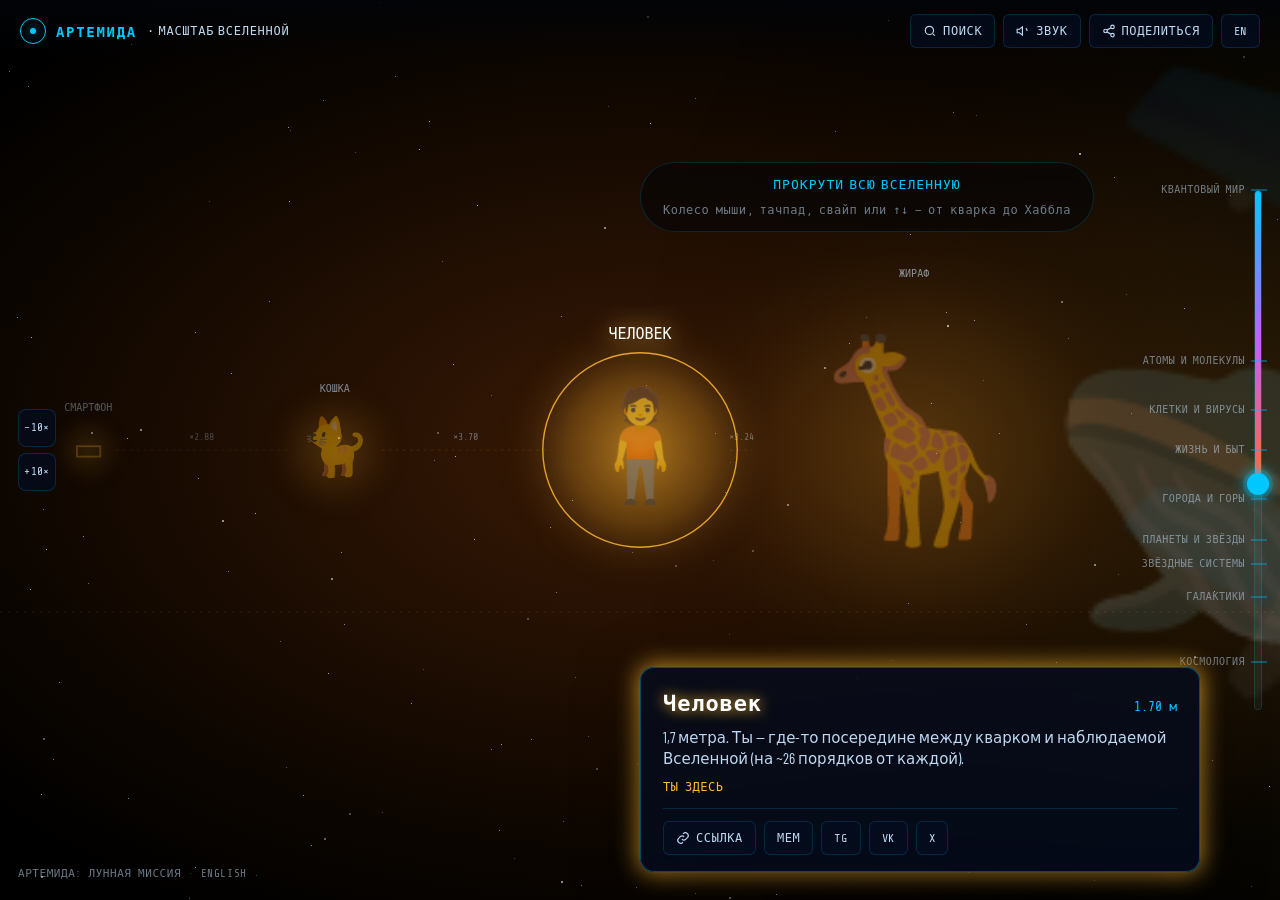
<file: scale/index.html>
<!DOCTYPE html>
<html lang="ru">
<head>
<meta charset="UTF-8">
<meta name="viewport" content="width=device-width, initial-scale=1.0, viewport-fit=cover">
<meta name="theme-color" content="#020408">

<title>Масштаб Вселенной — от кварка до Хаббла. Интерактивный скролл | Артемида</title>
<meta name="description" content="Прокрути всю Вселенную одной прокруткой: 62 порядка величины — от планковской длины до диаметра наблюдаемой Вселенной. ~60 объектов, факты, сравнения, шеринг.">
<meta name="keywords" content="масштаб вселенной, размер вселенной, от кварка до вселенной, scale of the universe, порядок величины, наблюдаемая вселенная, размеры объектов, образовательный сайт, скролл вселенная, артемида">

<link rel="canonical" href="https://artemida2.github.io/scale/">
<link rel="alternate" hreflang="ru" href="https://artemida2.github.io/scale/">
<link rel="alternate" hreflang="en" href="https://artemida2.github.io/scale/en/">
<link rel="alternate" hreflang="x-default" href="https://artemida2.github.io/scale/">

<meta property="og:type" content="website">
<meta property="og:url" content="https://artemida2.github.io/scale/">
<meta property="og:title" content="Масштаб Вселенной — от кварка до Хаббла">
<meta property="og:description" content="Интерактивный скролл по 62 порядкам величины — от квантовой пены до наблюдаемой Вселенной. ~60 объектов, факты, шеринг.">
<meta property="og:image" content="https://artemida2.github.io/preview.jpg">
<meta property="og:site_name" content="Артемида: Масштаб Вселенной">
<meta property="og:locale" content="ru_RU">
<meta property="og:locale:alternate" content="en_US">

<meta name="twitter:card" content="summary_large_image">
<meta name="twitter:title" content="Масштаб Вселенной — от кварка до Хаббла">
<meta name="twitter:description" content="Прокрути всю Вселенную: 62 порядка величины. От квантовой пены до диаметра наблюдаемой Вселенной.">
<meta name="twitter:image" content="https://artemida2.github.io/preview.jpg">

<link rel="icon" type="image/png" href="/favicon.png">
<link rel="apple-touch-icon" href="/favicon.png">

<link rel="preconnect" href="https://fonts.googleapis.com">
<link rel="preconnect" href="https://fonts.gstatic.com" crossorigin>
<link href="https://fonts.googleapis.com/css2?family=Orbitron:wght@400;600;700;900&family=Share+Tech+Mono&family=Barlow+Condensed:wght@300;400;500;600;700&display=swap" rel="stylesheet">

<link rel="stylesheet" href="/scale/styles.css">

<script type="application/ld+json">
{
  "@context": "https://schema.org",
  "@type": "WebApplication",
  "name": "Артемида: Масштаб Вселенной",
  "alternateName": "Scale of the Universe",
  "url": "https://artemida2.github.io/scale/",
  "description": "Интерактивный скролл по 62 порядкам величины — от планковской длины до диаметра наблюдаемой Вселенной.",
  "applicationCategory": "EducationalApplication",
  "operatingSystem": "Any",
  "inLanguage": ["ru", "en"],
  "isAccessibleForFree": true,
  "browserRequirements": "Requires JavaScript and Canvas 2D",
  "offers": {"@type": "Offer", "price": "0", "priceCurrency": "USD"},
  "publisher": {
    "@type": "Organization",
    "name": "Артемида",
    "url": "https://artemida2.github.io/"
  }
}
</script>

<script>window.SU_LANG = 'ru';</script>
</head>
<body>

<div id="su-bg"></div>
<canvas id="su-canvas" aria-label="Интерактивная сцена масштаба Вселенной"></canvas>

<header class="su-header" role="banner">
  <a class="su-brand" href="/" title="Артемида">
    <span class="su-logo" aria-hidden="true"></span>
    <span>Артемида</span>
    <span class="su-sub">· Масштаб Вселенной</span>
  </a>
  <nav class="su-actions" aria-label="Действия">
    <button id="su-btn-search" class="su-btn" type="button" title="Поиск (/)">
      <svg viewBox="0 0 24 24" fill="none" stroke="currentColor" stroke-width="2"><circle cx="11" cy="11" r="7"/><path d="m20 20-3-3"/></svg>
      <span class="su-btn-text">Поиск</span>
    </button>
    <button id="su-btn-sound" class="su-btn" type="button" aria-pressed="false" title="Звук">
      <svg viewBox="0 0 24 24" fill="none" stroke="currentColor" stroke-width="2"><path d="M11 5 6 9H2v6h4l5 4V5z"/><path d="M19 12c0-3-2-5-2-5"/></svg>
      <span class="su-btn-text">Звук</span>
    </button>
    <button id="su-btn-share" class="su-btn" type="button" title="Поделиться">
      <svg viewBox="0 0 24 24" fill="none" stroke="currentColor" stroke-width="2"><circle cx="18" cy="5" r="3"/><circle cx="6" cy="12" r="3"/><circle cx="18" cy="19" r="3"/><path d="m8.6 13.5 6.8 4M15.4 6.5l-6.8 4"/></svg>
      <span class="su-btn-text">Поделиться</span>
    </button>
    <a class="su-btn" href="/scale/en/" title="Switch language" hreflang="en">
      <span>EN</span>
    </a>
  </nav>
</header>

<aside class="su-zoom" aria-label="Зум">
  <button id="su-zoom-in"  type="button" title="−10× (вглубь)">−10×</button>
  <button id="su-zoom-out" type="button" title="+10× (наружу)">+10×</button>
</aside>

<div id="su-progress" class="su-progress" role="slider" aria-label="Прогресс по масштабу Вселенной" tabindex="0">
  <div id="su-progress-fill" class="su-progress-fill"></div>
  <div id="su-progress-handle" class="su-progress-handle"></div>
</div>

<section id="su-card" class="su-card" aria-live="polite">
  <div class="su-card-head">
    <div id="su-card-title" class="su-card-title">—</div>
    <div id="su-card-size" class="su-card-size mono">—</div>
  </div>
  <div id="su-card-fact" class="su-card-fact">—</div>
  <div id="su-card-compare" class="su-card-compare mono">—</div>
  <div class="su-card-actions">
    <button class="su-btn" type="button" data-action="copy-link" title="Скопировать ссылку">
      <svg viewBox="0 0 24 24" fill="none" stroke="currentColor" stroke-width="2"><path d="M10 14a5 5 0 0 0 7 0l3-3a5 5 0 0 0-7-7l-1 1"/><path d="M14 10a5 5 0 0 0-7 0l-3 3a5 5 0 0 0 7 7l1-1"/></svg>
      Ссылка
    </button>
    <button class="su-btn" type="button" data-action="copy-meme" title="Скопировать как мем">
      Мем
    </button>
    <button class="su-btn" type="button" data-action="share-tg" title="Telegram">TG</button>
    <button class="su-btn" type="button" data-action="share-vk" title="ВКонтакте">VK</button>
    <button class="su-btn" type="button" data-action="share-tw" title="Twitter">X</button>
  </div>
</section>

<div id="su-hint" class="su-hint" aria-hidden="true">
  Прокрути всю Вселенную
  <div class="su-hint-sub">Колесо мыши, тачпад, свайп или ↑↓ — от кварка до Хаббла</div>
</div>

<div id="su-search" class="su-search" aria-hidden="true">
  <div class="su-search-box" role="dialog" aria-label="Поиск объекта">
    <input id="su-search-input" type="text" placeholder="Найти объект (атом, человек, Земля...)" autocomplete="off">
    <div id="su-search-list" class="su-search-list"></div>
  </div>
</div>

<footer class="su-footer">
  <div>
    <a href="/">Артемида: Лунная миссия</a>
    <span class="su-divider"> · </span>
    <a href="/scale/en/" hreflang="en">English</a>
  </div>
</footer>

<noscript>
  <div class="su-static-list">
    <h1 style="font-family:'Orbitron',monospace;color:#00c8ff;text-transform:uppercase;letter-spacing:.06em">Масштаб Вселенной</h1>
    <p style="margin:14px 0 24px;color:#bdd8f0;line-height:1.5">
      Этот сайт — интерактивный скролл-зум по 62 порядкам величины: от планковской длины (10⁻³⁵ м)
      до диаметра наблюдаемой Вселенной (≈10²⁷ м). Включите JavaScript, чтобы запустить интерактив.
      Ниже — список ключевых объектов.
    </p>
    <ul style="line-height:1.8;color:#bdd8f0;list-style:none;padding:0">
      <li><b>Планковская длина</b> — 1,6×10⁻³⁵ м. Самая малая длина, на которой имеют смысл понятия пространства и времени.</li>
      <li><b>Кварк</b> — &lt;10⁻¹⁹ м. Точечная фундаментальная частица.</li>
      <li><b>Электрон</b> — &lt;10⁻¹⁸ м. Считается точечной частицей.</li>
      <li><b>Протон</b> — 1,7×10⁻¹⁵ м. Состоит из трёх кварков.</li>
      <li><b>Атом водорода</b> — 1,06×10⁻¹⁰ м. Самый простой и распространённый атом.</li>
      <li><b>ДНК</b> — 2 нм в диаметре. Развёрнутая ДНК человека достаёт до Солнца и обратно 67 раз.</li>
      <li><b>Транзистор 3 нм</b> — современный чип.</li>
      <li><b>Вирус COVID-19</b> — 120 нм. Шипастая сфера.</li>
      <li><b>Бактерия E. coli</b> — 2 мкм. В тебе ~10¹³ бактерий.</li>
      <li><b>Эритроцит</b> — 8 мкм. ~25 триллионов в твоей крови.</li>
      <li><b>Клетка человека</b> — 20 мкм. ~37 триллионов клеток в теле.</li>
      <li><b>Толщина волоса</b> — 70 мкм.</li>
      <li><b>Песчинка</b> — 0,5 мм.</li>
      <li><b>Муравей</b> — 5 мм.</li>
      <li><b>Человек</b> — 1,7 м. Ты где-то посередине между кварком и наблюдаемой Вселенной.</li>
      <li><b>Синий кит</b> — 30 м. Самое крупное животное за всю историю Земли.</li>
      <li><b>Эйфелева башня</b> — 330 м.</li>
      <li><b>Бурдж-Халифа</b> — 828 м.</li>
      <li><b>Эверест</b> — 8 848 м.</li>
      <li><b>Луна</b> — 3 474 км.</li>
      <li><b>Земля</b> — 12 742 км.</li>
      <li><b>Юпитер</b> — 139 820 км.</li>
      <li><b>Солнце</b> — 1 392 000 км.</li>
      <li><b>Астрономическая единица</b> — 149,6 млн км.</li>
      <li><b>UY Щита</b> — 2,4×10¹² м. Одна из крупнейших известных звёзд.</li>
      <li><b>Облако Оорта</b> — ~1 световой год от Солнца.</li>
      <li><b>Световой год</b> — 9,46×10¹⁵ м.</li>
      <li><b>Проксима Центавра</b> — 4,24 светового года.</li>
      <li><b>Туманность Ориона</b> — 24 световых года в поперечнике.</li>
      <li><b>Млечный Путь</b> — ~100 000 световых лет.</li>
      <li><b>Андромеда</b> — 2,5 млн световых лет от нас.</li>
      <li><b>Местная группа галактик</b> — ~10 млн световых лет.</li>
      <li><b>Сверхскопление Ланиакея</b> — 520 млн световых лет.</li>
      <li><b>Великая стена Слоуна</b> — 1,4 млрд световых лет.</li>
      <li><b>Наблюдаемая Вселенная</b> — 93 млрд световых лет в поперечнике.</li>
    </ul>
  </div>
</noscript>

<!-- SAPE RTB JS -->
<script async src="https://cdn-rtb.sape.ru/rtb-b/js/120/2/174120.js" type="text/javascript"></script>
<!-- SAPE RTB END -->

<script src="/scale/app.js" defer></script>

<!-- Yandex.Metrika counter -->
<script type="text/javascript">
   (function(m,e,t,r,i,k,a){m[i]=m[i]||function(){(m[i].a=m[i].a||[]).push(arguments)};
   m[i].l=1*new Date();
   for (var j = 0; j < document.scripts.length; j++) {if (document.scripts[j].src === r) { return; }}
   k=e.createElement(t),a=e.getElementsByTagName(t)[0],k.async=1,k.src=r,a.parentNode.insertBefore(k,a)})
   (window, document, "script", "https://mc.yandex.ru/metrika/tag.js?id=108414617", "ym");
   ym(108414617, "init", {ssr:true, webvisor:true, clickmap:true, ecommerce:"dataLayer", accurateTrackBounce:true, trackLinks:true});
</script>
<noscript><div><img src="https://mc.yandex.ru/watch/108414617" style="position:absolute; left:-9999px;" alt="" /></div></noscript>
<!-- /Yandex.Metrika counter -->

</body>
</html>
</file>
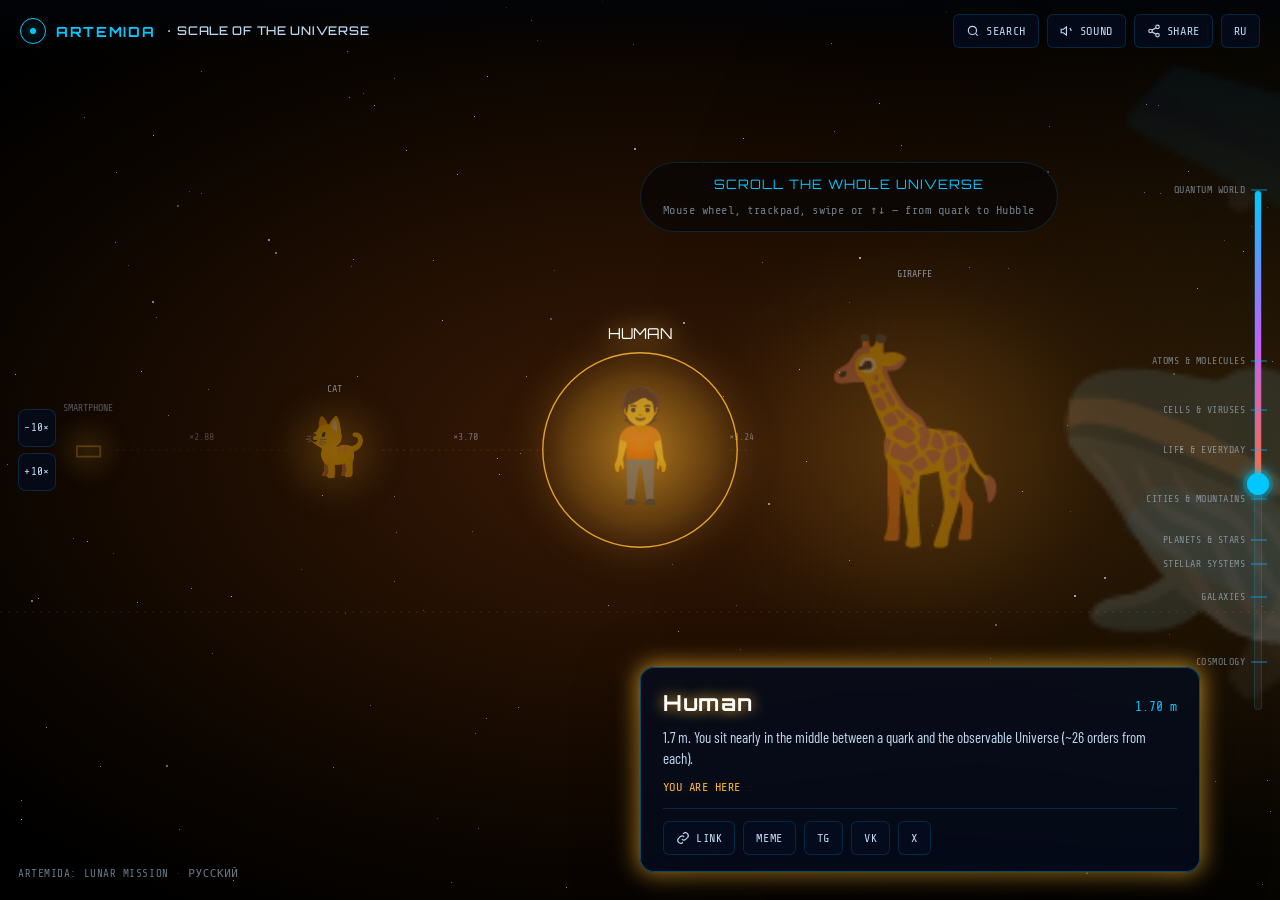
<file: scale/en/index.html>
<!DOCTYPE html>
<html lang="en">
<head>
<meta charset="UTF-8">
<meta name="viewport" content="width=device-width, initial-scale=1.0, viewport-fit=cover">
<meta name="theme-color" content="#020408">

<title>Scale of the Universe — From Quark to Hubble. Interactive Scroll | Artemida</title>
<meta name="description" content="Scroll the whole Universe in one scroll: 62 orders of magnitude — from Planck length to the diameter of the observable Universe. ~60 objects, facts, comparisons, sharing.">
<meta name="keywords" content="scale of the universe, size of the universe, from quark to universe, orders of magnitude, observable universe, sizes of objects, educational, scroll universe, artemida">

<link rel="canonical" href="https://artemida2.github.io/scale/en/">
<link rel="alternate" hreflang="ru" href="https://artemida2.github.io/scale/">
<link rel="alternate" hreflang="en" href="https://artemida2.github.io/scale/en/">
<link rel="alternate" hreflang="x-default" href="https://artemida2.github.io/scale/">

<meta property="og:type" content="website">
<meta property="og:url" content="https://artemida2.github.io/scale/en/">
<meta property="og:title" content="Scale of the Universe — From Quark to Hubble">
<meta property="og:description" content="Interactive scroll across 62 orders of magnitude — from quantum foam to the observable Universe. ~60 objects, facts, sharing.">
<meta property="og:image" content="https://artemida2.github.io/preview.jpg">
<meta property="og:site_name" content="Artemida: Scale of the Universe">
<meta property="og:locale" content="en_US">
<meta property="og:locale:alternate" content="ru_RU">

<meta name="twitter:card" content="summary_large_image">
<meta name="twitter:title" content="Scale of the Universe — From Quark to Hubble">
<meta name="twitter:description" content="Scroll the whole Universe: 62 orders of magnitude. From quantum foam to the diameter of the observable Universe.">
<meta name="twitter:image" content="https://artemida2.github.io/preview.jpg">

<link rel="icon" type="image/png" href="/favicon.png">
<link rel="apple-touch-icon" href="/favicon.png">

<link rel="preconnect" href="https://fonts.googleapis.com">
<link rel="preconnect" href="https://fonts.gstatic.com" crossorigin>
<link href="https://fonts.googleapis.com/css2?family=Orbitron:wght@400;600;700;900&family=Share+Tech+Mono&family=Barlow+Condensed:wght@300;400;500;600;700&display=swap" rel="stylesheet">

<link rel="stylesheet" href="/scale/styles.css">

<script type="application/ld+json">
{
  "@context": "https://schema.org",
  "@type": "WebApplication",
  "name": "Artemida: Scale of the Universe",
  "alternateName": "Масштаб Вселенной",
  "url": "https://artemida2.github.io/scale/en/",
  "description": "Interactive scroll across 62 orders of magnitude — from Planck length to the diameter of the observable Universe.",
  "applicationCategory": "EducationalApplication",
  "operatingSystem": "Any",
  "inLanguage": ["en", "ru"],
  "isAccessibleForFree": true,
  "browserRequirements": "Requires JavaScript and Canvas 2D",
  "offers": {"@type": "Offer", "price": "0", "priceCurrency": "USD"},
  "publisher": {
    "@type": "Organization",
    "name": "Artemida",
    "url": "https://artemida2.github.io/"
  }
}
</script>

<script>window.SU_LANG = 'en';</script>
</head>
<body>

<div id="su-bg"></div>
<canvas id="su-canvas" aria-label="Interactive scene of the scale of the Universe"></canvas>

<header class="su-header" role="banner">
  <a class="su-brand" href="/" title="Artemida">
    <span class="su-logo" aria-hidden="true"></span>
    <span>Artemida</span>
    <span class="su-sub">· Scale of the Universe</span>
  </a>
  <nav class="su-actions" aria-label="Actions">
    <button id="su-btn-search" class="su-btn" type="button" title="Search (/)">
      <svg viewBox="0 0 24 24" fill="none" stroke="currentColor" stroke-width="2"><circle cx="11" cy="11" r="7"/><path d="m20 20-3-3"/></svg>
      <span class="su-btn-text">Search</span>
    </button>
    <button id="su-btn-sound" class="su-btn" type="button" aria-pressed="false" title="Sound">
      <svg viewBox="0 0 24 24" fill="none" stroke="currentColor" stroke-width="2"><path d="M11 5 6 9H2v6h4l5 4V5z"/><path d="M19 12c0-3-2-5-2-5"/></svg>
      <span class="su-btn-text">Sound</span>
    </button>
    <button id="su-btn-share" class="su-btn" type="button" title="Share">
      <svg viewBox="0 0 24 24" fill="none" stroke="currentColor" stroke-width="2"><circle cx="18" cy="5" r="3"/><circle cx="6" cy="12" r="3"/><circle cx="18" cy="19" r="3"/><path d="m8.6 13.5 6.8 4M15.4 6.5l-6.8 4"/></svg>
      <span class="su-btn-text">Share</span>
    </button>
    <a class="su-btn" href="/scale/" title="Сменить язык" hreflang="ru">
      <span>RU</span>
    </a>
  </nav>
</header>

<aside class="su-zoom" aria-label="Zoom">
  <button id="su-zoom-in"  type="button" title="−10× (zoom in)">−10×</button>
  <button id="su-zoom-out" type="button" title="+10× (zoom out)">+10×</button>
</aside>

<div id="su-progress" class="su-progress" role="slider" aria-label="Progress along the scale" tabindex="0">
  <div id="su-progress-fill" class="su-progress-fill"></div>
  <div id="su-progress-handle" class="su-progress-handle"></div>
</div>

<section id="su-card" class="su-card" aria-live="polite">
  <div class="su-card-head">
    <div id="su-card-title" class="su-card-title">—</div>
    <div id="su-card-size" class="su-card-size mono">—</div>
  </div>
  <div id="su-card-fact" class="su-card-fact">—</div>
  <div id="su-card-compare" class="su-card-compare mono">—</div>
  <div class="su-card-actions">
    <button class="su-btn" type="button" data-action="copy-link" title="Copy link">
      <svg viewBox="0 0 24 24" fill="none" stroke="currentColor" stroke-width="2"><path d="M10 14a5 5 0 0 0 7 0l3-3a5 5 0 0 0-7-7l-1 1"/><path d="M14 10a5 5 0 0 0-7 0l-3 3a5 5 0 0 0 7 7l1-1"/></svg>
      Link
    </button>
    <button class="su-btn" type="button" data-action="copy-meme" title="Copy as meme">Meme</button>
    <button class="su-btn" type="button" data-action="share-tg" title="Telegram">TG</button>
    <button class="su-btn" type="button" data-action="share-vk" title="VK">VK</button>
    <button class="su-btn" type="button" data-action="share-tw" title="X / Twitter">X</button>
  </div>
</section>

<div id="su-hint" class="su-hint" aria-hidden="true">
  Scroll the Whole Universe
  <div class="su-hint-sub">Mouse wheel, trackpad, swipe or ↑↓ — from quark to Hubble</div>
</div>

<div id="su-search" class="su-search" aria-hidden="true">
  <div class="su-search-box" role="dialog" aria-label="Search object">
    <input id="su-search-input" type="text" placeholder="Find an object (atom, human, Earth...)" autocomplete="off">
    <div id="su-search-list" class="su-search-list"></div>
  </div>
</div>

<footer class="su-footer">
  <div>
    <a href="/">Artemida: Lunar mission</a>
    <span class="su-divider"> · </span>
    <a href="/scale/" hreflang="ru">Русский</a>
  </div>
</footer>

<noscript>
  <div class="su-static-list">
    <h1 style="font-family:'Orbitron',monospace;color:#00c8ff;text-transform:uppercase;letter-spacing:.06em">Scale of the Universe</h1>
    <p style="margin:14px 0 24px;color:#bdd8f0;line-height:1.5">
      This site is an interactive scroll-zoom across 62 orders of magnitude: from the Planck length (10⁻³⁵ m)
      to the diameter of the observable Universe (≈10²⁷ m). Enable JavaScript to start the interactive experience.
      Below is a list of key objects.
    </p>
    <ul style="line-height:1.8;color:#bdd8f0;list-style:none;padding:0">
      <li><b>Planck length</b> — 1.6×10⁻³⁵ m. The smallest meaningful length scale.</li>
      <li><b>Quark</b> — &lt;10⁻¹⁹ m. A point-like fundamental particle.</li>
      <li><b>Electron</b> — &lt;10⁻¹⁸ m. Considered point-like.</li>
      <li><b>Proton</b> — 1.7×10⁻¹⁵ m. Made of three quarks.</li>
      <li><b>Hydrogen atom</b> — 1.06×10⁻¹⁰ m. The simplest, most abundant atom.</li>
      <li><b>DNA</b> — 2 nm wide. Unwound, one human's DNA reaches the Sun and back 67 times.</li>
      <li><b>3 nm transistor</b> — modern silicon chip.</li>
      <li><b>SARS-CoV-2</b> — 120 nm spiked sphere.</li>
      <li><b>E. coli bacterium</b> — 2 μm. ~10¹³ bacteria live in your body.</li>
      <li><b>Red blood cell</b> — 8 μm. ~25 trillion in your blood.</li>
      <li><b>Human cell</b> — 20 μm. ~37 trillion cells in the body.</li>
      <li><b>Human hair</b> — 70 μm thick.</li>
      <li><b>Grain of sand</b> — 0.5 mm.</li>
      <li><b>Ant</b> — 5 mm.</li>
      <li><b>Human</b> — 1.7 m. You are nearly in the middle between a quark and the observable Universe.</li>
      <li><b>Blue whale</b> — 30 m. The largest animal ever to exist on Earth.</li>
      <li><b>Eiffel Tower</b> — 330 m.</li>
      <li><b>Burj Khalifa</b> — 828 m.</li>
      <li><b>Mount Everest</b> — 8 848 m.</li>
      <li><b>Moon</b> — 3 474 km.</li>
      <li><b>Earth</b> — 12 742 km.</li>
      <li><b>Jupiter</b> — 139 820 km.</li>
      <li><b>Sun</b> — 1 392 000 km.</li>
      <li><b>Astronomical Unit</b> — 149.6 million km.</li>
      <li><b>UY Scuti</b> — 2.4×10¹² m. One of the largest known stars.</li>
      <li><b>Oort Cloud</b> — ~1 light-year from the Sun.</li>
      <li><b>Light-year</b> — 9.46×10¹⁵ m.</li>
      <li><b>Proxima Centauri</b> — 4.24 light-years away.</li>
      <li><b>Orion Nebula</b> — 24 light-years across.</li>
      <li><b>Milky Way</b> — ~100 000 light-years.</li>
      <li><b>Andromeda</b> — 2.5 million light-years from us.</li>
      <li><b>Local Group</b> — ~10 million light-years.</li>
      <li><b>Laniakea Supercluster</b> — 520 million light-years.</li>
      <li><b>Sloan Great Wall</b> — 1.4 billion light-years.</li>
      <li><b>Observable Universe</b> — 93 billion light-years across.</li>
    </ul>
  </div>
</noscript>

<!-- Yandex.RTB (consistent with /es/ subdomain monetization style) -->
<script>window.yaContextCb=window.yaContextCb||[]</script>
<script src="https://yandex.ru/ads/system/context.js" async></script>

<script src="/scale/app.js" defer></script>

<!-- Yandex.Metrika counter -->
<script type="text/javascript">
   (function(m,e,t,r,i,k,a){m[i]=m[i]||function(){(m[i].a=m[i].a||[]).push(arguments)};
   m[i].l=1*new Date();
   for (var j = 0; j < document.scripts.length; j++) {if (document.scripts[j].src === r) { return; }}
   k=e.createElement(t),a=e.getElementsByTagName(t)[0],k.async=1,k.src=r,a.parentNode.insertBefore(k,a)})
   (window, document, "script", "https://mc.yandex.ru/metrika/tag.js?id=108414617", "ym");
   ym(108414617, "init", {ssr:true, webvisor:true, clickmap:true, ecommerce:"dataLayer", accurateTrackBounce:true, trackLinks:true});
</script>
<noscript><div><img src="https://mc.yandex.ru/watch/108414617" style="position:absolute; left:-9999px;" alt="" /></div></noscript>
<!-- /Yandex.Metrika counter -->

</body>
</html>
</file>
<file: scale/styles.css>
/* ════════════════════════════════════════════════════════════════
   АРТЕМИДА: МАСШТАБ ВСЕЛЕННОЙ — styles.css
   Единая палитра/типографика с основным сайтом artemida2.github.io
   ════════════════════════════════════════════════════════════════ */
*, *::before, *::after { margin: 0; padding: 0; box-sizing: border-box; }

:root {
  --cyan:    #00c8ff;
  --cyan2:   #0090cc;
  --orange:  #ff6b35;
  --green:   #39ff6a;
  --purple:  #c060ff;
  --amber:   #ffb830;
  --magenta: #ff5fc4;
  --txt:     #bdd8f0;
  --sub:     rgba(189,216,240,0.55);
  --glass:   rgba(4,12,30,0.78);
  --border:  rgba(0,180,255,0.18);
  --border2: rgba(0,180,255,0.36);

  /* Динамические цвета эпохи (меняются JS-ом) */
  --epoch-color-a: #20102a;
  --epoch-color-b: #050010;
  --epoch-accent: #c060ff;
}

html { scroll-behavior: auto; }
html, body {
  height: 100%;
  width: 100%;
  overflow: hidden;
  -webkit-tap-highlight-color: transparent;
  overscroll-behavior: none;
  touch-action: none;
}
body {
  background: #020408;
  color: var(--txt);
  font-family: 'Barlow Condensed', 'Inter', system-ui, sans-serif;
  font-size: 16px;
  line-height: 1.5;
  user-select: none;
  -webkit-user-select: none;
}
img { max-width: 100%; }
a { color: inherit; text-decoration: none; }
button { font: inherit; color: inherit; background: none; border: none; cursor: pointer; }

.orb  { font-family: 'Orbitron', 'Inter', monospace; letter-spacing: 0.04em; }
.mono { font-family: 'Share Tech Mono', 'JetBrains Mono', monospace; }

/* ═══════════════ Анимации ═══════════════ */
@keyframes su-twinkle { 0%,100%{opacity:var(--o,.7)} 50%{opacity:.05} }
@keyframes su-blink   { 0%,100%{opacity:1} 50%{opacity:.3} }
@keyframes su-fadeUp  { from{opacity:0; transform:translateY(14px)} to{opacity:1; transform:translateY(0)} }
@keyframes su-pulse   { 0%,100%{box-shadow:0 0 14px var(--epoch-accent), 0 0 0 1px var(--border2)} 50%{box-shadow:0 0 28px var(--epoch-accent), 0 0 0 1px var(--border2)} }
@keyframes su-shine   { 0%{background-position:0%} 100%{background-position:200%} }

/* ═══════════════ Космический фон ═══════════════ */
#su-bg {
  position: fixed; inset: 0; z-index: 0; pointer-events: none;
  background:
    radial-gradient(ellipse 70% 60% at 50% 50%, var(--epoch-color-a) 0%, var(--epoch-color-b) 75%, #000 100%);
  transition: background 1.2s ease;
}
.su-star {
  position: absolute;
  background: #fff;
  border-radius: 50%;
  animation: su-twinkle var(--d,3s) ease-in-out infinite;
  pointer-events: none;
}

/* ═══════════════ Canvas ═══════════════ */
#su-canvas {
  position: fixed;
  inset: 0;
  z-index: 1;
  width: 100%;
  height: 100%;
  display: block;
  cursor: ns-resize;
}

/* ═══════════════ Header ═══════════════ */
.su-header {
  position: fixed;
  top: 0; left: 0; right: 0;
  z-index: 30;
  display: flex;
  align-items: center;
  justify-content: space-between;
  padding: 14px 20px;
  background: linear-gradient(180deg, rgba(2,4,8,0.85) 0%, rgba(2,4,8,0.0) 100%);
  pointer-events: none;
}
.su-header > * { pointer-events: auto; }
.su-brand {
  display: flex;
  align-items: center;
  gap: 10px;
  font-family: 'Orbitron', monospace;
  font-weight: 700;
  font-size: 14px;
  text-transform: uppercase;
  letter-spacing: 0.12em;
  color: var(--cyan);
}
.su-brand .su-logo {
  width: 26px; height: 26px;
  border: 1.5px solid var(--cyan);
  border-radius: 50%;
  display: grid; place-items: center;
  position: relative;
}
.su-brand .su-logo::before {
  content:''; width: 6px; height: 6px; background: var(--cyan); border-radius: 50%;
  box-shadow: 0 0 12px var(--cyan);
}
.su-brand .su-sub {
  color: var(--txt);
  font-size: 12px;
  letter-spacing: 0.06em;
  font-weight: 500;
}

.su-actions {
  display: flex;
  align-items: center;
  gap: 8px;
}
.su-btn {
  display: inline-flex;
  align-items: center;
  gap: 6px;
  padding: 7px 12px;
  background: var(--glass);
  border: 1px solid var(--border);
  border-radius: 6px;
  color: var(--txt);
  font-family: 'Share Tech Mono', monospace;
  font-size: 12px;
  letter-spacing: 0.05em;
  text-transform: uppercase;
  transition: all .18s ease;
  backdrop-filter: blur(6px);
  -webkit-backdrop-filter: blur(6px);
}
.su-btn:hover { border-color: var(--border2); color: var(--cyan); transform: translateY(-1px); }
.su-btn[aria-pressed="true"] { color: var(--cyan); border-color: var(--cyan); }
.su-btn svg { width: 14px; height: 14px; }
.su-btn-icon { padding: 7px; }

/* ═══════════════ Карточка объекта ═══════════════ */
.su-card {
  position: fixed;
  left: 50%;
  bottom: 28px;
  transform: translateX(-50%);
  z-index: 25;
  width: min(560px, calc(100vw - 32px));
  background: var(--glass);
  border: 1px solid var(--border2);
  border-radius: 14px;
  padding: 18px 22px 16px;
  backdrop-filter: blur(14px);
  -webkit-backdrop-filter: blur(14px);
  box-shadow:
    0 0 0 1px rgba(0,180,255,0.06),
    0 14px 60px rgba(0,0,0,0.55),
    0 0 24px var(--epoch-accent);
  animation: su-fadeUp .35s ease both;
}
.su-card-head {
  display: flex;
  align-items: baseline;
  justify-content: space-between;
  gap: 14px;
  margin-bottom: 8px;
}
.su-card-title {
  font-family: 'Orbitron', monospace;
  font-weight: 700;
  font-size: 22px;
  letter-spacing: 0.04em;
  color: #fff;
  text-shadow: 0 0 14px var(--epoch-accent);
}
.su-card-size {
  font-family: 'Share Tech Mono', monospace;
  font-size: 13px;
  color: var(--cyan);
  white-space: nowrap;
}
.su-card-size sup { font-size: 0.7em; }
.su-card-fact {
  font-size: 15px;
  color: var(--txt);
  line-height: 1.45;
  margin-bottom: 8px;
}
.su-card-compare {
  font-family: 'Share Tech Mono', monospace;
  font-size: 12px;
  color: var(--sub);
  letter-spacing: 0.04em;
  text-transform: uppercase;
}
.su-card-compare b { color: var(--amber); font-weight: 500; }
.su-card-compare .su-compare-prev {
  display: inline-block;
  margin-top: 4px;
  color: rgba(207,230,255,0.62);
  font-size: 11px;
}

.su-card-actions {
  display: flex;
  gap: 8px;
  margin-top: 12px;
  padding-top: 12px;
  border-top: 1px solid var(--border);
  flex-wrap: wrap;
}

/* ═══════════════ Прогресс-бар (десктоп: справа, мобайл: снизу) ═══════════════ */
.su-progress {
  position: fixed;
  right: 18px;
  top: 50%;
  transform: translateY(-50%);
  z-index: 20;
  width: 8px;
  height: min(60vh, 520px);
  background: rgba(255,255,255,0.04);
  border: 1px solid var(--border);
  border-radius: 6px;
  cursor: pointer;
  display: flex;
  flex-direction: column;
  align-items: center;
}
.su-progress-fill {
  position: absolute;
  left: 0; right: 0; top: 0;
  height: 0%;
  background: linear-gradient(180deg, var(--cyan), var(--purple), var(--orange));
  border-radius: 6px;
  pointer-events: none;
  transition: height .18s linear;
}
.su-progress-marker {
  position: absolute;
  left: -4px;
  width: 16px;
  height: 2px;
  background: var(--border2);
  pointer-events: none;
}
.su-progress-label {
  position: absolute;
  right: 16px;
  font-family: 'Share Tech Mono', monospace;
  font-size: 10px;
  color: var(--sub);
  white-space: nowrap;
  text-transform: uppercase;
  letter-spacing: 0.05em;
  pointer-events: none;
  transform: translateY(-50%);
}
.su-progress-handle {
  position: absolute;
  left: 50%;
  width: 22px;
  height: 22px;
  background: var(--cyan);
  border-radius: 50%;
  transform: translate(-50%, -50%);
  box-shadow: 0 0 16px var(--cyan), 0 0 0 4px rgba(0,200,255,0.18);
  animation: su-pulse 2.4s ease-in-out infinite;
  pointer-events: none;
}

/* ═══════════════ Side controls (зум-кнопки) ═══════════════ */
.su-zoom {
  position: fixed;
  left: 18px;
  top: 50%;
  transform: translateY(-50%);
  z-index: 22;
  display: flex;
  flex-direction: column;
  gap: 6px;
}
.su-zoom button {
  width: 38px; height: 38px;
  border-radius: 8px;
  background: var(--glass);
  border: 1px solid var(--border);
  font-family: 'Share Tech Mono', monospace;
  font-size: 11px;
  color: var(--txt);
  letter-spacing: 0.03em;
  transition: all .15s ease;
  display: grid; place-items: center;
}
.su-zoom button:hover { border-color: var(--cyan); color: var(--cyan); }

/* ═══════════════ Hint ═══════════════ */
.su-hint {
  position: fixed;
  left: 50%; top: 18%;
  transform: translateX(-50%);
  z-index: 24;
  background: rgba(2,4,8,0.55);
  border: 1px solid var(--border);
  border-radius: 999px;
  padding: 12px 22px;
  text-align: center;
  pointer-events: none;
  backdrop-filter: blur(10px);
  -webkit-backdrop-filter: blur(10px);
  font-family: 'Orbitron', monospace;
  font-size: 13px;
  letter-spacing: 0.08em;
  color: var(--cyan);
  animation: su-fadeUp .4s ease both;
  text-transform: uppercase;
  transition: opacity .4s ease;
}
.su-hint.hidden { display: none; }
.su-hint .su-hint-sub {
  font-family: 'Share Tech Mono', monospace;
  font-size: 12px;
  color: var(--sub);
  letter-spacing: 0.04em;
  margin-top: 6px;
  text-transform: none;
}

/* ═══════════════ Toast (после copy) ═══════════════ */
.su-toast {
  position: fixed;
  left: 50%; top: 24%;
  transform: translateX(-50%) translateY(-50%);
  z-index: 50;
  background: var(--glass);
  border: 1px solid var(--green);
  border-radius: 8px;
  padding: 10px 16px;
  font-family: 'Share Tech Mono', monospace;
  font-size: 13px;
  color: var(--green);
  letter-spacing: 0.05em;
  text-transform: uppercase;
  animation: su-fadeUp .25s ease both;
  pointer-events: none;
  box-shadow: 0 0 24px rgba(57,255,106,0.25);
}

/* ═══════════════ Search overlay ═══════════════ */
.su-search {
  position: fixed;
  inset: 0;
  z-index: 40;
  background: rgba(2,4,8,0.92);
  backdrop-filter: blur(8px);
  -webkit-backdrop-filter: blur(8px);
  display: none;
  align-items: flex-start;
  justify-content: center;
  padding-top: 12vh;
}
.su-search.open { display: flex; }
.su-search-box {
  width: min(520px, 92vw);
  background: #050a18;
  border: 1px solid var(--border2);
  border-radius: 12px;
  overflow: hidden;
}
.su-search-box input {
  width: 100%;
  background: transparent;
  border: none;
  color: var(--txt);
  font-family: 'Orbitron', monospace;
  font-size: 18px;
  padding: 16px 20px;
  outline: none;
  border-bottom: 1px solid var(--border);
}
.su-search-list {
  max-height: 50vh;
  overflow-y: auto;
}
.su-search-item {
  display: flex;
  align-items: center;
  justify-content: space-between;
  gap: 14px;
  padding: 12px 20px;
  font-size: 15px;
  color: var(--txt);
  border-bottom: 1px solid rgba(0,180,255,0.06);
  cursor: pointer;
  transition: background .12s ease;
}
.su-search-item:hover, .su-search-item.active {
  background: rgba(0,180,255,0.08);
  color: var(--cyan);
}
.su-search-item .su-search-size {
  font-family: 'Share Tech Mono', monospace;
  font-size: 12px;
  color: var(--sub);
}

/* ═══════════════ Footer/About link ═══════════════ */
.su-footer {
  position: fixed;
  left: 18px;
  bottom: 18px;
  z-index: 20;
  display: flex;
  flex-direction: column;
  gap: 6px;
  font-family: 'Share Tech Mono', monospace;
  font-size: 11px;
  letter-spacing: 0.05em;
  text-transform: uppercase;
  color: var(--sub);
}
.su-footer a:hover { color: var(--cyan); }
.su-footer .su-divider { color: var(--border2); }

/* ═══════════════ Адаптив ═══════════════ */
@media (max-width: 720px) {
  body { font-size: 15px; }
  .su-header { padding: 10px 12px; }
  .su-brand { font-size: 12px; }
  .su-brand .su-sub { display: none; }
  .su-actions .su-btn-text { display: none; }
  .su-actions .su-btn { padding: 7px; }
  .su-actions .su-btn svg { margin: 0; }
  .su-card {
    bottom: 70px;
    width: calc(100vw - 16px);
    padding: 14px 16px 12px;
  }
  .su-card-title { font-size: 18px; }
  .su-card-fact { font-size: 14px; }
  .su-zoom { display: none; }
  .su-progress {
    right: auto; left: 50%;
    top: auto; bottom: 14px;
    transform: translateX(-50%);
    width: min(70vw, 360px);
    height: 6px;
    flex-direction: row;
  }
  .su-progress-fill {
    top: 0; bottom: 0; left: 0;
    right: auto;
    height: auto;
    width: 0%;
    transition: width .18s linear;
  }
  .su-progress-marker {
    left: auto; top: -4px;
    width: 2px; height: 14px;
  }
  .su-progress-label {
    display: none;
  }
  .su-progress-handle {
    top: 50%; left: 0;
  }
  .su-footer { font-size: 10px; bottom: 28px; }
}

@media (prefers-reduced-motion: reduce) {
  *, *::before, *::after {
    animation-duration: 0.01ms !important;
    animation-iteration-count: 1 !important;
    transition-duration: 0.01ms !important;
  }
}

/* ═══════════════ Static (no-JS) fallback list ═══════════════
   Контент находится внутри <noscript>, поэтому браузер сам показывает
   его только при отключённом JavaScript. Внешний CSS-флаг не нужен. */
.su-static-list {
  position: relative;
  z-index: 50;
  padding: 80px 20px 40px;
  max-width: 800px;
  margin: 0 auto;
}

/* ═══════════════ Embed-режим (?embed=1)
   Используется при встраивании /scale/ через iframe на главной.
   Показываем только canvas — без шапки, карточки, прогресс-бара,
   подсказок, зум-кнопок и футера. ═══════════════ */
html.su-embed,
html.su-embed body {
  background: transparent;
}
html.su-embed .su-header,
html.su-embed .su-card,
html.su-embed .su-progress,
html.su-embed .su-zoom,
html.su-embed .su-hint,
html.su-embed .su-search,
html.su-embed .su-toast,
html.su-embed footer,
html.su-embed .su-footer { display: none !important; }
html.su-embed .su-static-list { display: none; }
html.su-embed body { overflow: hidden; }
</file>
